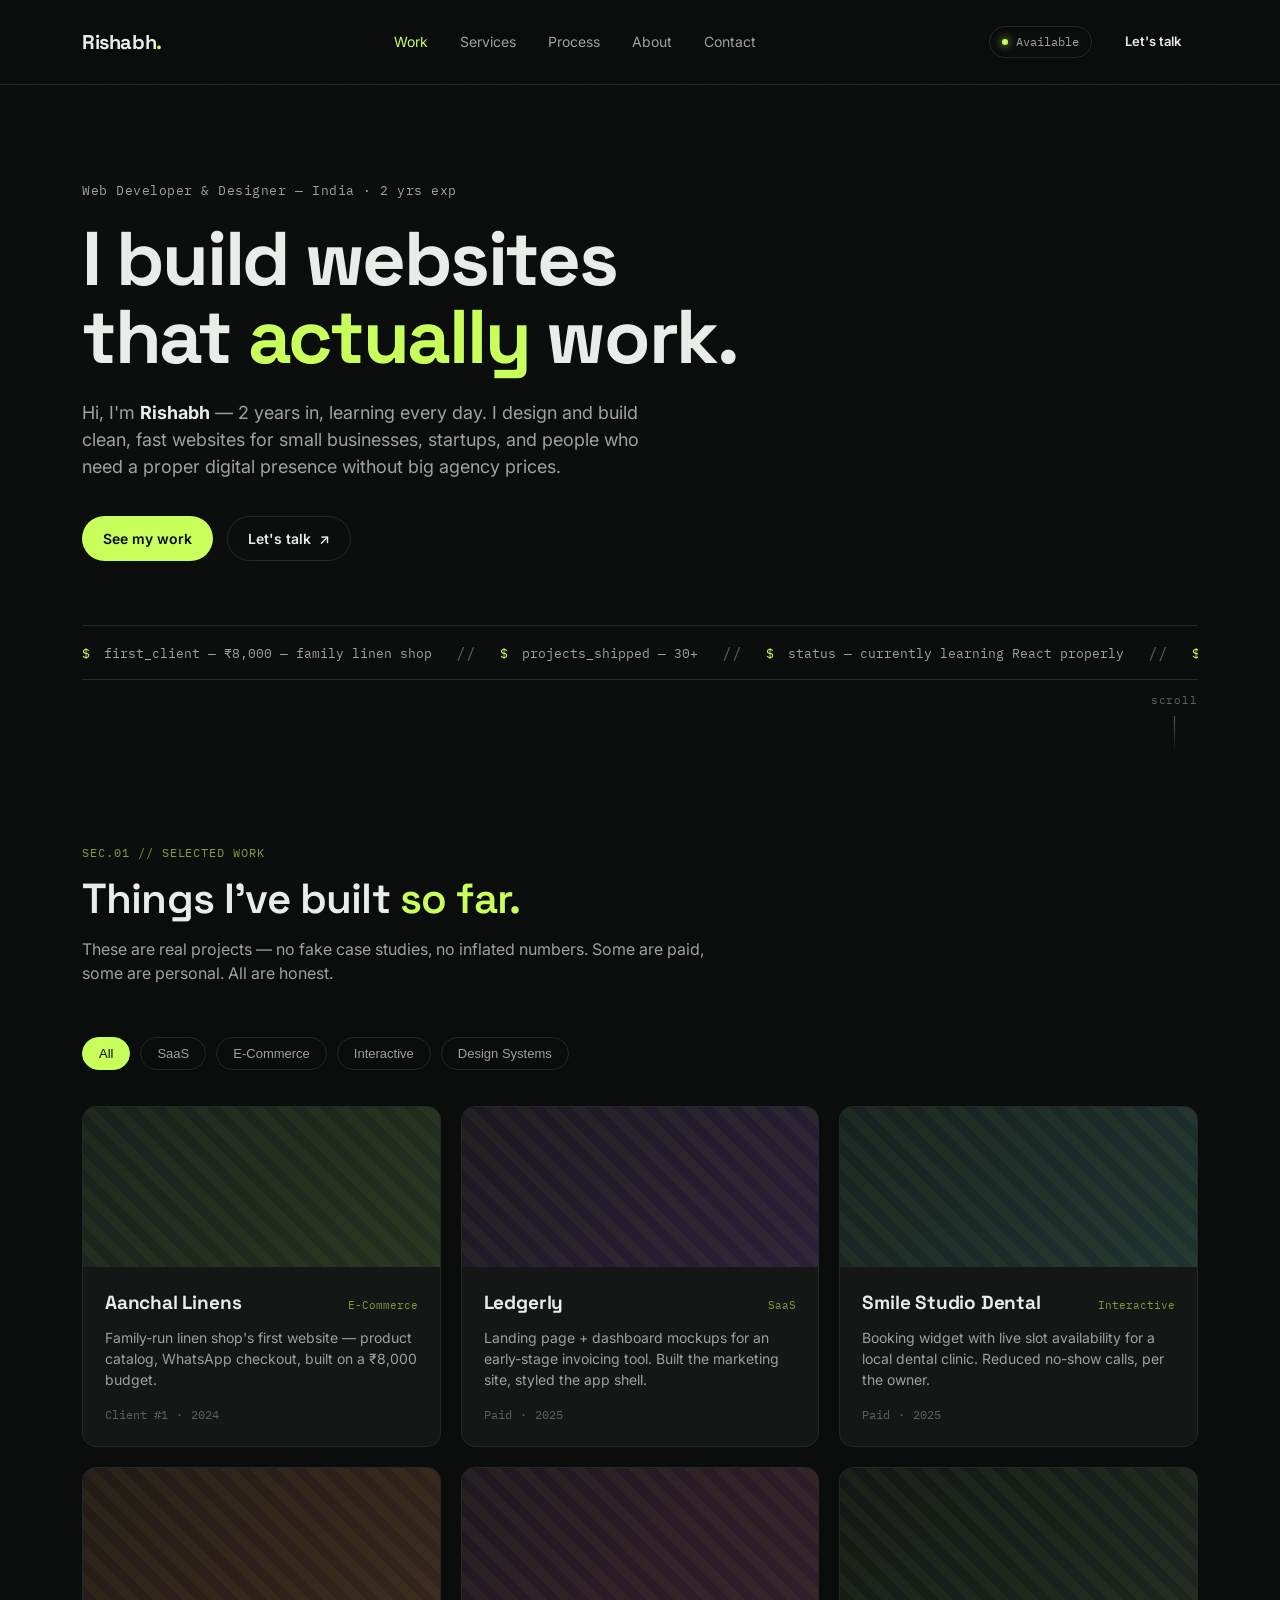
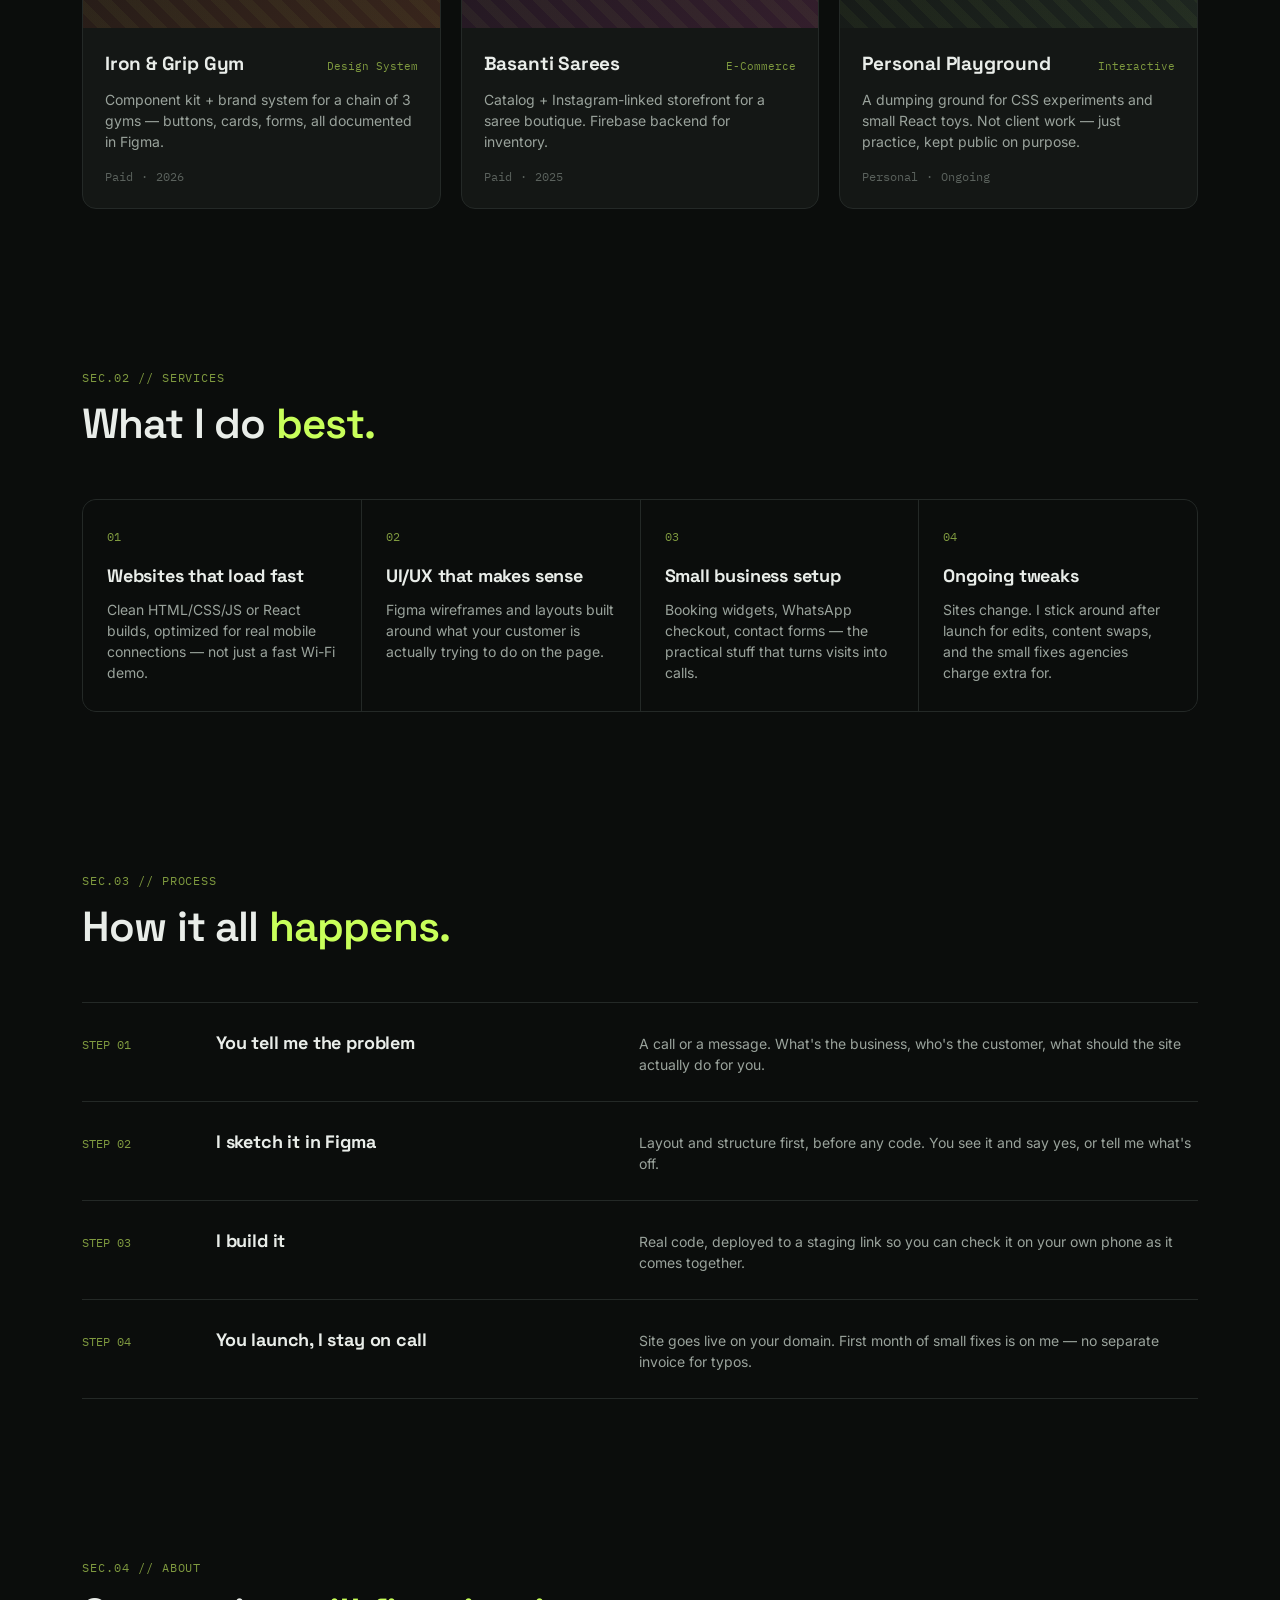
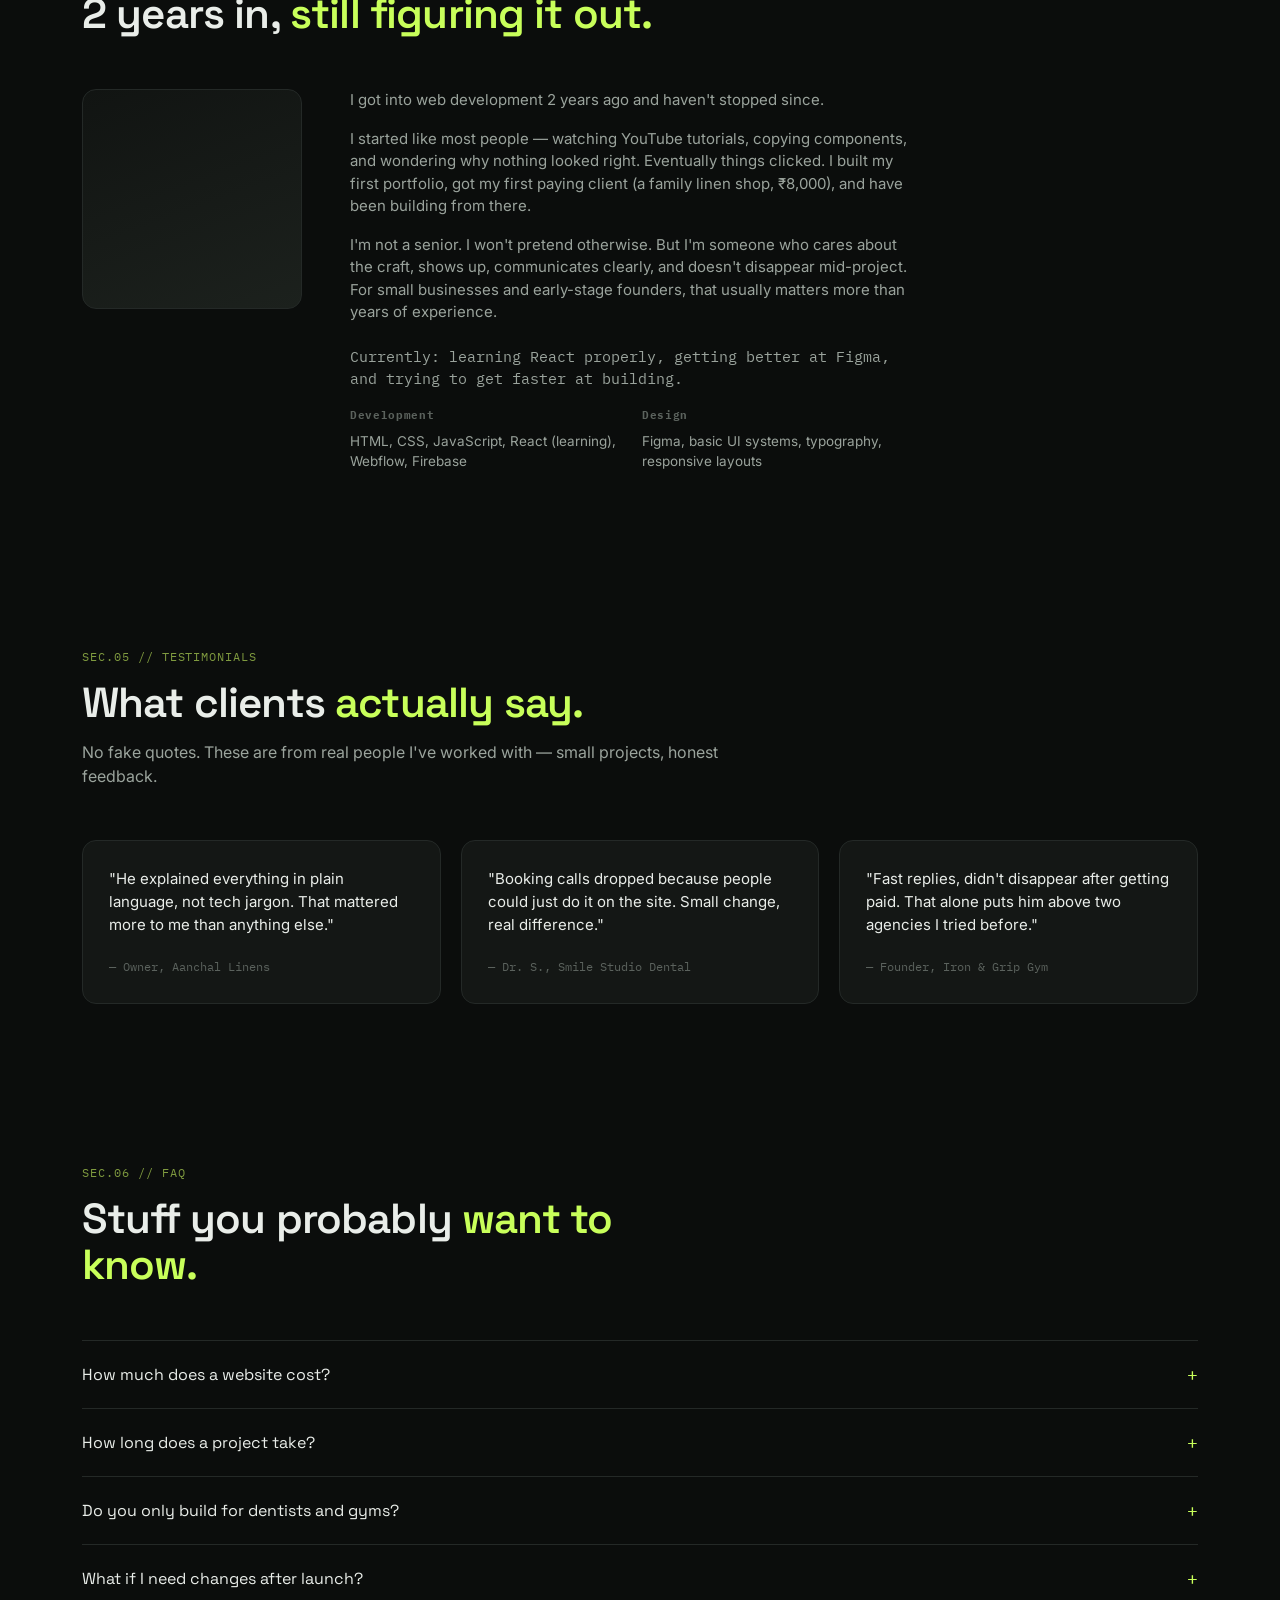
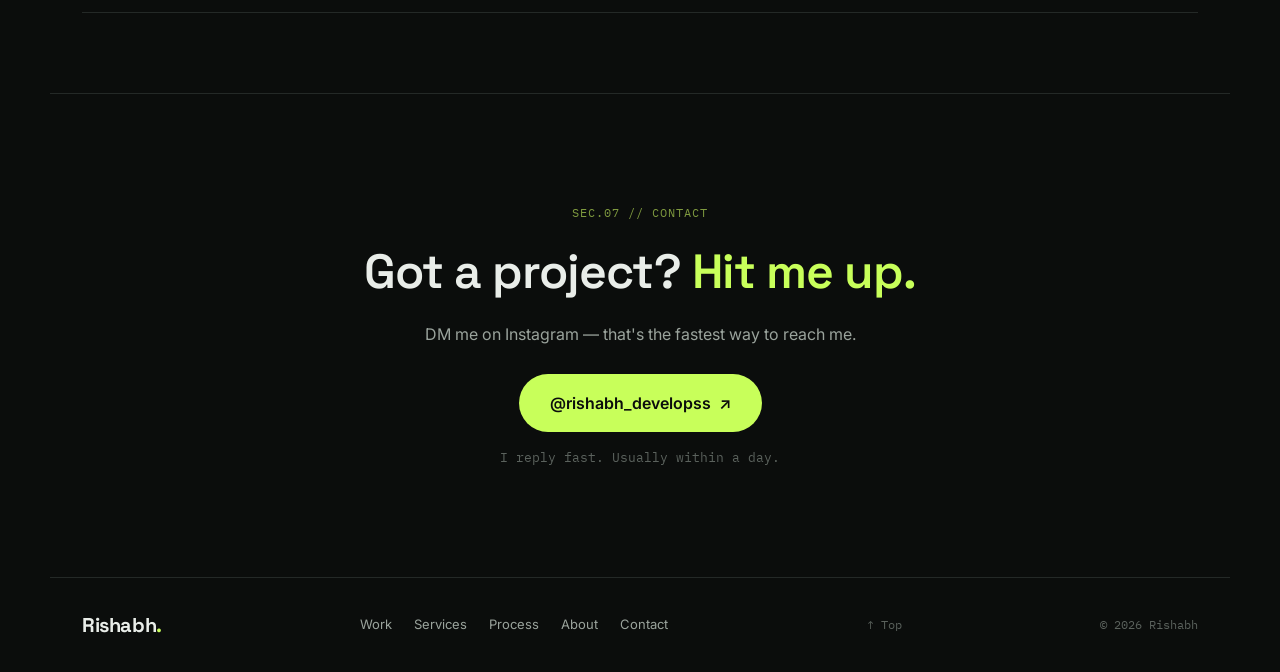
<file: index.html>
<!DOCTYPE html>
<html lang="en">
<head>
<meta charset="UTF-8">
<meta name="viewport" content="width=device-width, initial-scale=1.0">
<title>Rishabh — Web Developer</title>
<meta name="description" content="Rishabh builds and designs websites that convert. Web Developer & UI/UX Designer, based in India.">
<link rel="preconnect" href="https://fonts.googleapis.com">
<link rel="preconnect" href="https://fonts.gstatic.com" crossorigin>
<link href="https://fonts.googleapis.com/css2?family=Space+Grotesk:wght@400;500;600;700&family=Inter:wght@400;500;600&family=IBM+Plex+Mono:wght@400;500&display=swap" rel="stylesheet">
<link rel="stylesheet" href="style.css">
</head>
<body>

<div class="grain" aria-hidden="true"></div>

<header class="site-header">
  <a href="#hero" class="logo">Rishabh<span class="dot">.</span></a>
  <nav class="main-nav" id="mainNav">
    <a href="#work">Work</a>
    <a href="#services">Services</a>
    <a href="#process">Process</a>
    <a href="#about">About</a>
    <a href="#contact">Contact</a>
  </nav>
  <div class="header-right">
    <span class="status-pill"><span class="dot-live"></span>Available</span>
    <a href="#contact" class="btn btn-small">Let's talk</a>
    <button class="menu-btn" id="menuBtn" aria-label="Toggle menu" aria-expanded="false">
      <span></span><span></span>
    </button>
  </div>
</header>

<main>

  <!-- HERO -->
  <section class="hero" id="hero">
    <div class="hero-grid">
      <p class="eyebrow mono">Web Developer &amp; Designer — India · 2 yrs exp</p>
      <h1 class="hero-title">
        I build websites<br>
        that <em>actually</em> work.
      </h1>
      <p class="hero-sub">
        Hi, I'm <strong>Rishabh</strong> — 2 years in, learning every day. I design and build
        clean, fast websites for small businesses, startups, and people who need a proper
        digital presence without big agency prices.
      </p>
      <div class="hero-cta">
        <a href="#work" class="btn btn-primary">See my work</a>
        <a href="#contact" class="btn btn-ghost">Let's talk <span class="arrow">↗</span></a>
      </div>
    </div>

    <div class="buildlog mono" id="buildlog" aria-label="Build log">
      <span class="buildlog-track">
        <span class="log-line"><span class="log-tag">$</span> first_client — ₹8,000 — family linen shop</span>
        <span class="log-sep">//</span>
        <span class="log-line"><span class="log-tag">$</span> projects_shipped — 30+</span>
        <span class="log-sep">//</span>
        <span class="log-line"><span class="log-tag">$</span> status — currently learning React properly</span>
        <span class="log-sep">//</span>
        <span class="log-line"><span class="log-tag">$</span> reply_time — usually &lt; 24h</span>
        <span class="log-sep">//</span>
        <span class="log-line"><span class="log-tag">$</span> fake_case_studies — 0</span>
        <span class="log-sep">//</span>
      </span>
    </div>

    <a href="#work" class="scroll-cue mono" aria-hidden="true">scroll<span class="scroll-line"></span></a>
  </section>

  <!-- WORK -->
  <section class="section" id="work">
    <div class="section-head">
      <p class="sec-tag mono">SEC.01 // SELECTED WORK</p>
      <h2>Things I've built <em>so far.</em></h2>
      <p class="sec-desc">These are real projects — no fake case studies, no inflated numbers. Some are paid, some are personal. All are honest.</p>
    </div>

    <div class="filters mono" id="filters">
      <button class="filter-btn active" data-filter="all">All</button>
      <button class="filter-btn" data-filter="saas">SaaS</button>
      <button class="filter-btn" data-filter="ecom">E-Commerce</button>
      <button class="filter-btn" data-filter="interactive">Interactive</button>
      <button class="filter-btn" data-filter="design">Design Systems</button>
    </div>

    <div class="work-grid" id="workGrid">

      <article class="work-card" data-cat="ecom">
        <div class="work-thumb thumb-1"></div>
        <div class="work-meta">
          <div class="work-top">
            <h3>Aanchal Linens</h3>
            <span class="tag mono">E-Commerce</span>
          </div>
          <p>Family-run linen shop's first website — product catalog, WhatsApp checkout, built on a ₹8,000 budget.</p>
          <div class="work-stats mono">
            <span>Client #1</span><span>·</span><span>2024</span>
          </div>
        </div>
      </article>

      <article class="work-card" data-cat="saas">
        <div class="work-thumb thumb-2"></div>
        <div class="work-meta">
          <div class="work-top">
            <h3>Ledgerly</h3>
            <span class="tag mono">SaaS</span>
          </div>
          <p>Landing page + dashboard mockups for an early-stage invoicing tool. Built the marketing site, styled the app shell.</p>
          <div class="work-stats mono">
            <span>Paid</span><span>·</span><span>2025</span>
          </div>
        </div>
      </article>

      <article class="work-card" data-cat="interactive">
        <div class="work-thumb thumb-3"></div>
        <div class="work-meta">
          <div class="work-top">
            <h3>Smile Studio Dental</h3>
            <span class="tag mono">Interactive</span>
          </div>
          <p>Booking widget with live slot availability for a local dental clinic. Reduced no-show calls, per the owner.</p>
          <div class="work-stats mono">
            <span>Paid</span><span>·</span><span>2025</span>
          </div>
        </div>
      </article>

      <article class="work-card" data-cat="design">
        <div class="work-thumb thumb-4"></div>
        <div class="work-meta">
          <div class="work-top">
            <h3>Iron & Grip Gym</h3>
            <span class="tag mono">Design System</span>
          </div>
          <p>Component kit + brand system for a chain of 3 gyms — buttons, cards, forms, all documented in Figma.</p>
          <div class="work-stats mono">
            <span>Paid</span><span>·</span><span>2026</span>
          </div>
        </div>
      </article>

      <article class="work-card" data-cat="ecom">
        <div class="work-thumb thumb-5"></div>
        <div class="work-meta">
          <div class="work-top">
            <h3>Basanti Sarees</h3>
            <span class="tag mono">E-Commerce</span>
          </div>
          <p>Catalog + Instagram-linked storefront for a saree boutique. Firebase backend for inventory.</p>
          <div class="work-stats mono">
            <span>Paid</span><span>·</span><span>2025</span>
          </div>
        </div>
      </article>

      <article class="work-card" data-cat="interactive">
        <div class="work-thumb thumb-6"></div>
        <div class="work-meta">
          <div class="work-top">
            <h3>Personal Playground</h3>
            <span class="tag mono">Interactive</span>
          </div>
          <p>A dumping ground for CSS experiments and small React toys. Not client work — just practice, kept public on purpose.</p>
          <div class="work-stats mono">
            <span>Personal</span><span>·</span><span>Ongoing</span>
          </div>
        </div>
      </article>

    </div>
  </section>

  <!-- SERVICES -->
  <section class="section" id="services">
    <div class="section-head">
      <p class="sec-tag mono">SEC.02 // SERVICES</p>
      <h2>What I do <em>best.</em></h2>
    </div>

    <div class="services-grid">
      <div class="service-card">
        <span class="service-num mono">01</span>
        <h3>Websites that load fast</h3>
        <p>Clean HTML/CSS/JS or React builds, optimized for real mobile connections — not just a fast Wi-Fi demo.</p>
      </div>
      <div class="service-card">
        <span class="service-num mono">02</span>
        <h3>UI/UX that makes sense</h3>
        <p>Figma wireframes and layouts built around what your customer is actually trying to do on the page.</p>
      </div>
      <div class="service-card">
        <span class="service-num mono">03</span>
        <h3>Small business setup</h3>
        <p>Booking widgets, WhatsApp checkout, contact forms — the practical stuff that turns visits into calls.</p>
      </div>
      <div class="service-card">
        <span class="service-num mono">04</span>
        <h3>Ongoing tweaks</h3>
        <p>Sites change. I stick around after launch for edits, content swaps, and the small fixes agencies charge extra for.</p>
      </div>
    </div>
  </section>

  <!-- PROCESS -->
  <section class="section" id="process">
    <div class="section-head">
      <p class="sec-tag mono">SEC.03 // PROCESS</p>
      <h2>How it all <em>happens.</em></h2>
    </div>

    <div class="process-list">
      <div class="process-row">
        <span class="process-step mono">STEP 01</span>
        <h3>You tell me the problem</h3>
        <p>A call or a message. What's the business, who's the customer, what should the site actually do for you.</p>
      </div>
      <div class="process-row">
        <span class="process-step mono">STEP 02</span>
        <h3>I sketch it in Figma</h3>
        <p>Layout and structure first, before any code. You see it and say yes, or tell me what's off.</p>
      </div>
      <div class="process-row">
        <span class="process-step mono">STEP 03</span>
        <h3>I build it</h3>
        <p>Real code, deployed to a staging link so you can check it on your own phone as it comes together.</p>
      </div>
      <div class="process-row">
        <span class="process-step mono">STEP 04</span>
        <h3>You launch, I stay on call</h3>
        <p>Site goes live on your domain. First month of small fixes is on me — no separate invoice for typos.</p>
      </div>
    </div>
  </section>

  <!-- ABOUT -->
  <section class="section" id="about">
    <div class="section-head">
      <p class="sec-tag mono">SEC.04 // ABOUT</p>
      <h2>2 years in, <em>still figuring it out.</em></h2>
    </div>

    <div class="about-grid">
      <div class="about-photo">
        <div class="photo-frame"></div>
      </div>
      <div class="about-copy">
        <p>I got into web development 2 years ago and haven't stopped since.</p>
        <p>I started like most people — watching YouTube tutorials, copying components, and wondering why nothing looked right. Eventually things clicked. I built my first portfolio, got my first paying client (a family linen shop, ₹8,000), and have been building from there.</p>
        <p>I'm not a senior. I won't pretend otherwise. But I'm someone who cares about the craft, shows up, communicates clearly, and doesn't disappear mid-project. For small businesses and early-stage founders, that usually matters more than years of experience.</p>
        <p class="about-current mono">Currently: learning React properly, getting better at Figma, and trying to get faster at building.</p>

        <div class="skills-grid">
          <div class="skill-block">
            <h4 class="mono">Development</h4>
            <p>HTML, CSS, JavaScript, React (learning), Webflow, Firebase</p>
          </div>
          <div class="skill-block">
            <h4 class="mono">Design</h4>
            <p>Figma, basic UI systems, typography, responsive layouts</p>
          </div>
        </div>
      </div>
    </div>
  </section>

  <!-- TESTIMONIALS -->
  <section class="section" id="testimonials">
    <div class="section-head">
      <p class="sec-tag mono">SEC.05 // TESTIMONIALS</p>
      <h2>What clients <em>actually say.</em></h2>
      <p class="sec-desc">No fake quotes. These are from real people I've worked with — small projects, honest feedback.</p>
    </div>

    <div class="testi-grid">
      <blockquote class="testi-card">
        <p>"He explained everything in plain language, not tech jargon. That mattered more to me than anything else."</p>
        <cite class="mono">— Owner, Aanchal Linens</cite>
      </blockquote>
      <blockquote class="testi-card">
        <p>"Booking calls dropped because people could just do it on the site. Small change, real difference."</p>
        <cite class="mono">— Dr. S., Smile Studio Dental</cite>
      </blockquote>
      <blockquote class="testi-card">
        <p>"Fast replies, didn't disappear after getting paid. That alone puts him above two agencies I tried before."</p>
        <cite class="mono">— Founder, Iron &amp; Grip Gym</cite>
      </blockquote>
    </div>
  </section>

  <!-- FAQ -->
  <section class="section" id="faq">
    <div class="section-head">
      <p class="sec-tag mono">SEC.06 // FAQ</p>
      <h2>Stuff you probably <em>want to know.</em></h2>
    </div>

    <div class="faq-list" id="faqList">
      <div class="faq-item">
        <button class="faq-q">
          <span>How much does a website cost?</span>
          <span class="faq-icon">+</span>
        </button>
        <div class="faq-a"><p>Depends on scope — a simple one-pager starts much lower than a full booking/e-commerce build. Tell me what you need and I'll give a straight number, no padding.</p></div>
      </div>
      <div class="faq-item">
        <button class="faq-q">
          <span>How long does a project take?</span>
          <span class="faq-icon">+</span>
        </button>
        <div class="faq-a"><p>Usually 1–3 weeks depending on size and how fast I get content/feedback from you. I'll give a real timeline before we start, not an optimistic one.</p></div>
      </div>
      <div class="faq-item">
        <button class="faq-q">
          <span>Do you only build for dentists and gyms?</span>
          <span class="faq-icon">+</span>
        </button>
        <div class="faq-a"><p>No — those come up a lot because local service businesses need this most, but I've built for shops, SaaS founders, and personal brands too.</p></div>
      </div>
      <div class="faq-item">
        <button class="faq-q">
          <span>What if I need changes after launch?</span>
          <span class="faq-icon">+</span>
        </button>
        <div class="faq-a"><p>First month of small fixes is free. After that we work out a simple retainer or per-request rate — whatever's lighter for you.</p></div>
      </div>
    </div>
  </section>

  <!-- CONTACT -->
  <section class="section contact-section" id="contact">
    <p class="sec-tag mono">SEC.07 // CONTACT</p>
    <h2>Got a project? <em>Hit me up.</em></h2>
    <p class="sec-desc">DM me on Instagram — that's the fastest way to reach me.</p>
    <a href="https://www.instagram.com/rishabh_developss/" class="btn btn-primary btn-large" target="_blank" rel="noopener">
      @rishabh_developss <span class="arrow">↗</span>
    </a>
    <p class="reply-note mono">I reply fast. Usually within a day.</p>
  </section>

</main>

<footer class="site-footer">
  <a href="#hero" class="logo">Rishabh<span class="dot">.</span></a>
  <nav class="footer-nav">
    <a href="#work">Work</a>
    <a href="#services">Services</a>
    <a href="#process">Process</a>
    <a href="#about">About</a>
    <a href="#contact">Contact</a>
  </nav>
  <a href="#hero" class="back-top mono">↑ Top</a>
  <p class="copyright mono">© 2026 Rishabh</p>
</footer>

<script src="script.js"></script>
</body>
</html>
</file>
<file: style.css>
/* ===== Tokens ===== */
:root{
  --bg:#0b0d0c;
  --bg-2:#111412;
  --card:#141715;
  --line:#242927;
  --ink:#e9ede9;
  --ink-dim:#9aa39c;
  --ink-faint:#5b625d;
  --acc:#c8ff5a;
  --acc-dim:#7f9a3f;
  --serif:'Space Grotesk',sans-serif;
  --body:'Inter',sans-serif;
  --mono:'IBM Plex Mono',monospace;
  --radius:14px;
  --maxw:1180px;
}

*{box-sizing:border-box;margin:0;padding:0;}
html{scroll-behavior:smooth;}
body{
  background:var(--bg);
  color:var(--ink);
  font-family:var(--body);
  font-size:16px;
  line-height:1.5;
  -webkit-font-smoothing:antialiased;
  overflow-x:hidden;
}
.mono{font-family:var(--mono);}
em{font-style:normal;color:var(--acc);}
a{color:inherit;text-decoration:none;}
ul,li{list-style:none;}

/* grain overlay */
.grain{
  position:fixed;inset:0;z-index:999;pointer-events:none;
  opacity:.05;mix-blend-mode:overlay;
  background-image:url("data:image/svg+xml,%3Csvg xmlns='http://www.w3.org/2000/svg' width='120' height='120'%3E%3Cfilter id='n'%3E%3CfeTurbulence type='fractalNoise' baseFrequency='0.9' numOctaves='2' stitchTiles='stitch'/%3E%3C/filter%3E%3Crect width='100%25' height='100%25' filter='url(%23n)'/%3E%3C/svg%3E");
}

section, header, footer{max-width:var(--maxw);margin:0 auto;padding-left:32px;padding-right:32px;}

/* ===== Header ===== */
.site-header{
  position:sticky;top:0;z-index:100;
  display:flex;align-items:center;justify-content:space-between;
  padding-top:22px;padding-bottom:22px;
  background:rgba(11,13,12,.75);
  backdrop-filter:blur(10px);
  border-bottom:1px solid var(--line);
  max-width:none;
  transition:padding .25s ease,background .25s ease;
}
.site-header > *{max-width:var(--maxw);}
.site-header{padding-left:calc((100% - var(--maxw))/2 + 32px);padding-right:calc((100% - var(--maxw))/2 + 32px);}
@media(max-width:1180px){.site-header{padding-left:32px;padding-right:32px;}}
.site-header.scrolled{padding-top:14px;padding-bottom:14px;background:rgba(11,13,12,.92);}

.logo{font-family:var(--serif);font-weight:700;font-size:20px;letter-spacing:-.02em;}
.logo .dot{color:var(--acc);}
.main-nav{display:flex;gap:32px;}
.main-nav a{font-size:14px;color:var(--ink-dim);transition:color .2s;position:relative;}
.main-nav a:hover{color:var(--ink);}
.main-nav a.active{color:var(--acc);}
.header-right{display:flex;align-items:center;gap:16px;}
.status-pill{
  display:flex;align-items:center;gap:8px;
  font-family:var(--mono);font-size:12px;color:var(--ink-dim);
  border:1px solid var(--line);border-radius:999px;padding:6px 12px;
}
.dot-live{width:6px;height:6px;border-radius:50%;background:var(--acc);
  box-shadow:0 0 8px var(--acc);animation:pulse 2s infinite;}
@keyframes pulse{0%,100%{opacity:1}50%{opacity:.4}}

.btn{
  display:inline-flex;align-items:center;gap:8px;
  font-family:var(--body);font-weight:600;font-size:14px;
  padding:11px 20px;border-radius:999px;border:1px solid transparent;
  transition:transform .2s,background .2s,border-color .2s;
  cursor:pointer;
}
.btn-primary{background:var(--acc);color:#0b0d0c;}
.btn-primary:hover{transform:translateY(-2px);}
.btn-small{padding:9px 16px;font-size:13px;}
.btn-ghost{border-color:var(--line);color:var(--ink);}
.btn-ghost:hover{border-color:var(--acc);color:var(--acc);}
.btn-large{padding:16px 30px;font-size:16px;margin-top:28px;}
.arrow{display:inline-block;transition:transform .2s;}
.btn:hover .arrow{transform:translate(3px,-3px);}

.menu-btn{display:none;flex-direction:column;gap:5px;background:none;border:none;cursor:pointer;position:relative;z-index:101;}
.menu-btn span{width:22px;height:2px;background:var(--ink);transition:transform .25s,opacity .25s;}
.menu-btn.open span:first-child{transform:translateY(3.5px) rotate(45deg);}
.menu-btn.open span:last-child{transform:translateY(-3.5px) rotate(-45deg);}

/* ===== Hero ===== */
.hero{padding-top:96px;padding-bottom:64px;position:relative;}
.hero-grid{max-width:760px;}
.eyebrow{color:var(--ink-dim);font-size:13px;letter-spacing:.04em;margin-bottom:20px;}
.hero-title{
  font-family:var(--serif);font-weight:700;
  font-size:clamp(42px,7vw,76px);
  line-height:1.02;letter-spacing:-.03em;
  margin-bottom:24px;
}
.hero-sub{font-size:18px;color:var(--ink-dim);max-width:560px;margin-bottom:36px;}
.hero-sub strong{color:var(--ink);}
.hero-cta{display:flex;gap:14px;margin-bottom:64px;flex-wrap:wrap;}

.buildlog{
  border-top:1px solid var(--line);border-bottom:1px solid var(--line);
  padding:14px 0;overflow:hidden;white-space:nowrap;position:relative;
}
.buildlog-track{
  display:inline-flex;gap:24px;align-items:center;
  animation:scrollLog 28s linear infinite;
}
.buildlog:hover .buildlog-track{animation-play-state:paused;}
.log-line{font-size:12.5px;color:var(--ink-dim);}
.log-tag{color:var(--acc);margin-right:6px;}
.log-sep{color:var(--ink-faint);}
@keyframes scrollLog{0%{transform:translateX(0)}100%{transform:translateX(-50%)}}

.scroll-cue{
  position:absolute;right:32px;bottom:-8px;
  display:flex;flex-direction:column;align-items:center;gap:8px;
  font-size:11px;color:var(--ink-faint);letter-spacing:.08em;
  display:none;
}
@media(min-width:900px){.scroll-cue{display:flex;}}
.scroll-line{width:1px;height:36px;background:linear-gradient(var(--ink-faint),transparent);}

/* ===== Sections ===== */
.section{padding-top:100px;padding-bottom:20px;}
.section-head{max-width:640px;margin-bottom:52px;}
.sec-tag{color:var(--acc-dim);font-size:12px;letter-spacing:.08em;margin-bottom:14px;}
.section-head h2{
  font-family:var(--serif);font-weight:600;
  font-size:clamp(28px,4vw,42px);letter-spacing:-.02em;line-height:1.1;
  margin-bottom:14px;
}
.sec-desc{color:var(--ink-dim);font-size:16px;}

/* reveal-on-scroll */
.reveal{opacity:0;transform:translateY(18px);transition:opacity .6s ease,transform .6s ease;}
.reveal.in{opacity:1;transform:translateY(0);}

/* ===== Work ===== */
.filters{display:flex;gap:10px;margin-bottom:36px;flex-wrap:wrap;}
.filter-btn{
  font-size:13px;color:var(--ink-dim);background:none;
  border:1px solid var(--line);border-radius:999px;
  padding:8px 16px;cursor:pointer;transition:.2s;
}
.filter-btn:hover{color:var(--ink);border-color:var(--ink-faint);}
.filter-btn.active{background:var(--acc);color:#0b0d0c;border-color:var(--acc);}

.work-grid{
  display:grid;grid-template-columns:repeat(auto-fit,minmax(300px,1fr));
  gap:20px;padding-bottom:40px;
}
.work-card{
  background:var(--card);border:1px solid var(--line);border-radius:var(--radius);
  overflow:hidden;transition:transform .25s,border-color .25s,opacity .25s;
}
.work-card:hover{transform:translateY(-4px);border-color:var(--ink-faint);}
.work-card.hidden{display:none;}
.work-thumb{height:160px;background:linear-gradient(135deg,var(--bg-2),#1c211d);position:relative;}
.work-thumb::after{
  content:"";position:absolute;inset:0;
  background:repeating-linear-gradient(45deg,transparent,transparent 10px,rgba(200,255,90,.04) 10px,rgba(200,255,90,.04) 20px);
}
.thumb-1{background:linear-gradient(135deg,#1a1f1c,#26301f);}
.thumb-2{background:linear-gradient(135deg,#1c1720,#2a2038);}
.thumb-3{background:linear-gradient(135deg,#17201f,#1f3330);}
.thumb-4{background:linear-gradient(135deg,#221a17,#38251c);}
.thumb-5{background:linear-gradient(135deg,#201720,#331e2c);}
.thumb-6{background:linear-gradient(135deg,#141715,#1e2620);}
.work-meta{padding:22px;}
.work-top{display:flex;justify-content:space-between;align-items:baseline;margin-bottom:10px;gap:10px;}
.work-top h3{font-family:var(--serif);font-size:19px;letter-spacing:-.01em;}
.tag{font-size:11px;color:var(--acc-dim);white-space:nowrap;}
.work-meta p{font-size:14px;color:var(--ink-dim);margin-bottom:16px;}
.work-stats{display:flex;gap:8px;font-size:12px;color:var(--ink-faint);}

/* ===== Services ===== */
.services-grid{display:grid;grid-template-columns:repeat(auto-fit,minmax(240px,1fr));gap:1px;background:var(--line);border:1px solid var(--line);border-radius:var(--radius);overflow:hidden;margin-bottom:40px;}
.service-card{background:var(--bg);padding:28px 24px;transition:background .2s;}
.service-card:hover{background:var(--card);}
.service-num{color:var(--acc-dim);font-size:12px;display:block;margin-bottom:16px;}
.service-card h3{font-family:var(--serif);font-size:18px;margin-bottom:10px;letter-spacing:-.01em;}
.service-card p{font-size:14px;color:var(--ink-dim);}

/* ===== Process ===== */
.process-list{border-top:1px solid var(--line);margin-bottom:40px;}
.process-row{
  display:grid;grid-template-columns:110px 1fr 1.4fr;gap:24px;
  padding:26px 0;border-bottom:1px solid var(--line);align-items:baseline;
}
.process-step{color:var(--acc-dim);font-size:12px;}
.process-row h3{font-family:var(--serif);font-size:18px;letter-spacing:-.01em;}
.process-row p{font-size:14px;color:var(--ink-dim);}
@media(max-width:700px){.process-row{grid-template-columns:1fr;gap:8px;}}

/* ===== About ===== */
.about-grid{display:grid;grid-template-columns:220px 1fr;gap:48px;margin-bottom:40px;align-items:start;}
.photo-frame{
  aspect-ratio:1;border-radius:var(--radius);
  background:linear-gradient(160deg,var(--bg-2),#1c211d);
  border:1px solid var(--line);
}
.about-copy p{color:var(--ink-dim);font-size:15px;margin-bottom:16px;max-width:560px;}
.about-current{color:var(--acc-dim);font-size:12.5px;margin:22px 0 30px;}
.skills-grid{display:grid;grid-template-columns:1fr 1fr;gap:24px;max-width:560px;}
.skill-block h4{color:var(--ink-faint);font-size:11px;letter-spacing:.06em;margin-bottom:8px;}
.skill-block p{font-size:13.5px;color:var(--ink-dim);}
@media(max-width:700px){.about-grid{grid-template-columns:1fr;}.photo-frame{max-width:160px;}}

/* ===== Testimonials ===== */
.testi-grid{display:grid;grid-template-columns:repeat(auto-fit,minmax(260px,1fr));gap:20px;margin-bottom:40px;}
.testi-card{background:var(--card);border:1px solid var(--line);border-radius:var(--radius);padding:26px;}
.testi-card p{font-size:15px;color:var(--ink);margin-bottom:16px;line-height:1.55;}
.testi-card cite{font-size:12px;color:var(--ink-faint);font-style:normal;}

/* ===== FAQ ===== */
.faq-list{border-top:1px solid var(--line);margin-bottom:40px;}
.faq-item{border-bottom:1px solid var(--line);}
.faq-q{
  width:100%;display:flex;justify-content:space-between;align-items:center;
  background:none;border:none;color:var(--ink);cursor:pointer;
  padding:22px 0;font-family:var(--serif);font-size:16px;text-align:left;
}
.faq-icon{color:var(--acc);font-family:var(--mono);font-size:18px;transition:transform .25s;}
.faq-item.open .faq-icon{transform:rotate(45deg);}
.faq-a{max-height:0;overflow:hidden;transition:max-height .3s ease;}
.faq-a p{color:var(--ink-dim);font-size:14.5px;padding-bottom:22px;max-width:600px;}
.faq-item.open .faq-a{max-height:200px;}

/* ===== Contact ===== */
.contact-section{
  text-align:center;padding-top:110px;padding-bottom:110px;
  border-top:1px solid var(--line);margin-top:20px;
}
.contact-section .sec-tag{margin-bottom:14px;}
.contact-section h2{
  font-family:var(--serif);font-weight:600;
  font-size:clamp(30px,5vw,48px);letter-spacing:-.02em;margin-bottom:14px;
}
.contact-section .sec-desc{margin:0 auto;}
.reply-note{color:var(--ink-faint);font-size:12.5px;margin-top:16px;}

/* ===== Footer ===== */
.site-footer{
  display:flex;flex-wrap:wrap;gap:20px;justify-content:space-between;align-items:center;
  padding-top:32px;padding-bottom:32px;border-top:1px solid var(--line);
}
.footer-nav{display:flex;gap:22px;}
.footer-nav a{font-size:13px;color:var(--ink-dim);}
.footer-nav a:hover{color:var(--ink);}
.back-top{font-size:12px;color:var(--ink-faint);}
.copyright{font-size:12px;color:var(--ink-faint);width:100%;text-align:center;order:5;}
@media(min-width:700px){.copyright{width:auto;order:0;}}

/* ===== Responsive ===== */
@media(max-width:900px){
  .main-nav{
    position:fixed;top:73px;left:0;right:0;bottom:0;
    background:var(--bg);flex-direction:column;padding:32px;gap:0;
    transform:translateX(100%);transition:transform .3s ease;z-index:99;
  }
  .main-nav.open{transform:translateX(0);}
  .main-nav a{padding:16px 0;border-bottom:1px solid var(--line);font-size:16px;}
  .menu-btn{display:flex;}
  .status-pill{display:none;}
}
@media(max-width:520px){
  section,header,footer{padding-left:20px;padding-right:20px;}
  .hero{padding-top:76px;}
  .section{padding-top:72px;}
}

@media(prefers-reduced-motion:reduce){
  *{animation-duration:0.01ms !important;animation-iteration-count:1 !important;transition-duration:0.01ms !important;}
}
</file>
